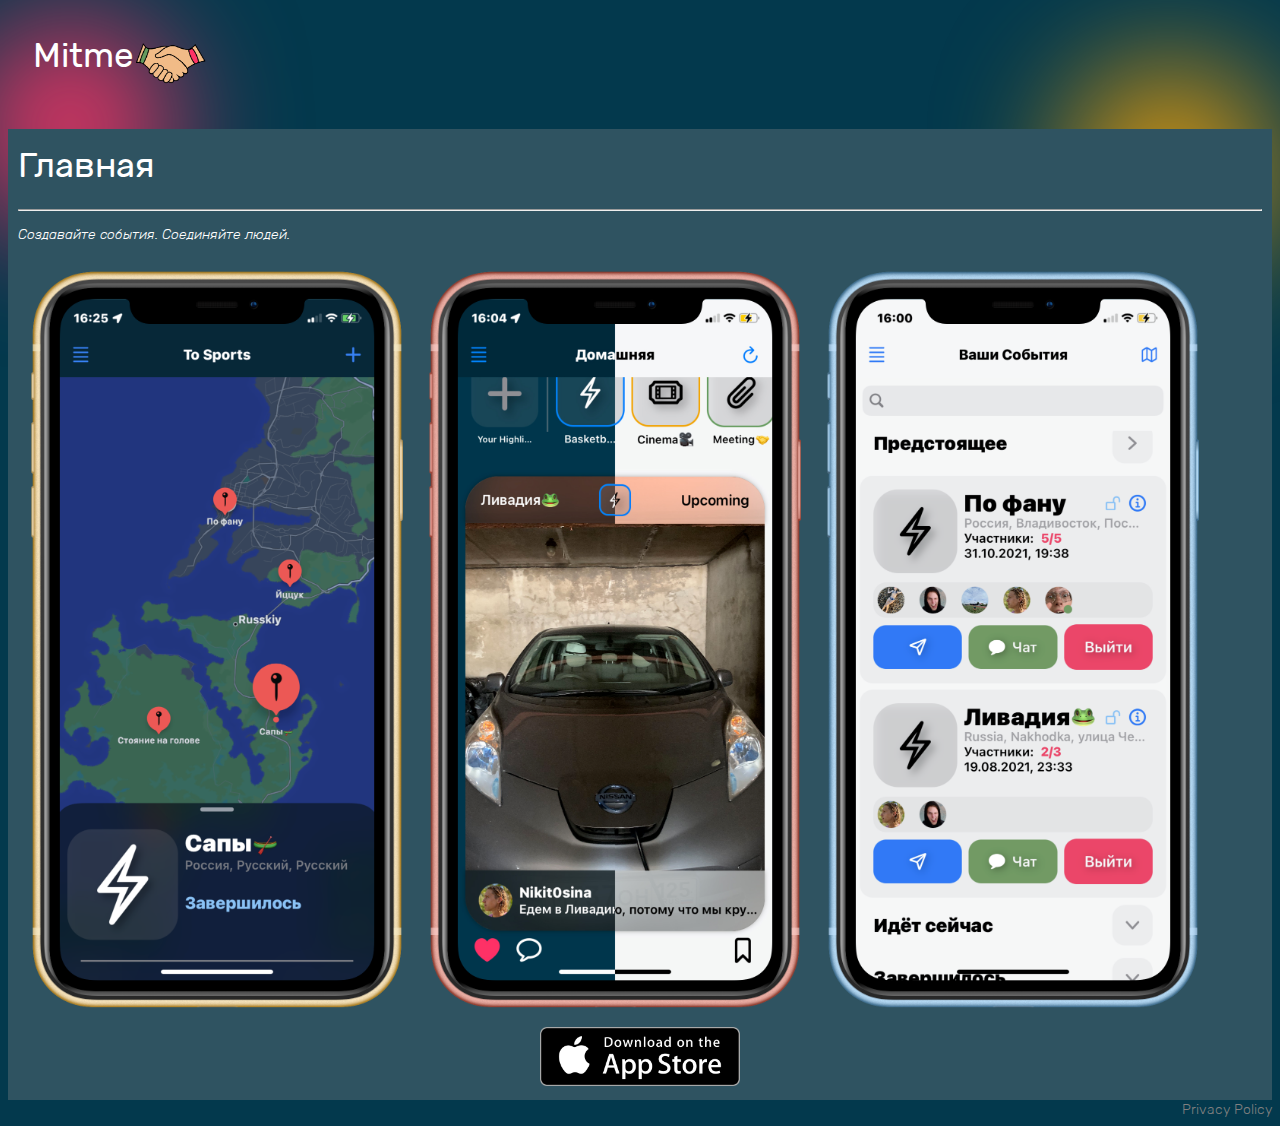
<file: index.html>
<!doctype html>
<html>
  <head>
    <meta charset="UTF-8">
    <link href="https://cdn.jsdelivr.net/npm/bootstrap@5.0.2/dist/css/bootstrap.min.css" rel="stylesheet" integrity="sha384-EVSTQN3/azprG1Anm3QDgpJLIm9Nao0Yz1ztcQTwFspd3yD65VohhpuuCOmLASjC" crossorigin="anonymous">
    <link rel="stylesheet" href="style.css">
    <title>Mitme</title>
  </head>
  <body>
    <span class="dot" style="background-color: #FF3366; left: -30px;"></span>
    <span class="dot" style="background-color: #F1A208; right: 10px; top: 70px"></span>
    <div class="hstack gap-3 head">
      <div><h1>Mitme</h1></div>
      <div><img class="square" src="images/icon_transparent.PNG"></div>
    </div>

    <div class="vstack gap-2 content-section">
      <div class="content">
        <h1>Главная</h1>
        <hr>
        <p style="font-family: RubikLightItalic;">Создавайте события. Соединяйте людей.</з>
        <div class="hstack gap-2" style="max-width: 32%">
          <img src="images/Screenshot0.PNG">
          <img src="images/Screenshot1.PNG">
          <img src="images/Screenshot2.PNG">
        </div>
        <div style="max-width: 200px; margin: 0 auto;">
          <img src="images/GetOnAppstore.PNG">
        </div>
      </div>
    </div>
  </body>
  <footer>
    <div style="text-align: right;">
      <a href="privacy.html" style="color: gray !important; text-decoration: none;">Privacy Policy</a>
    </div>
  </footer>
</html>
</file>
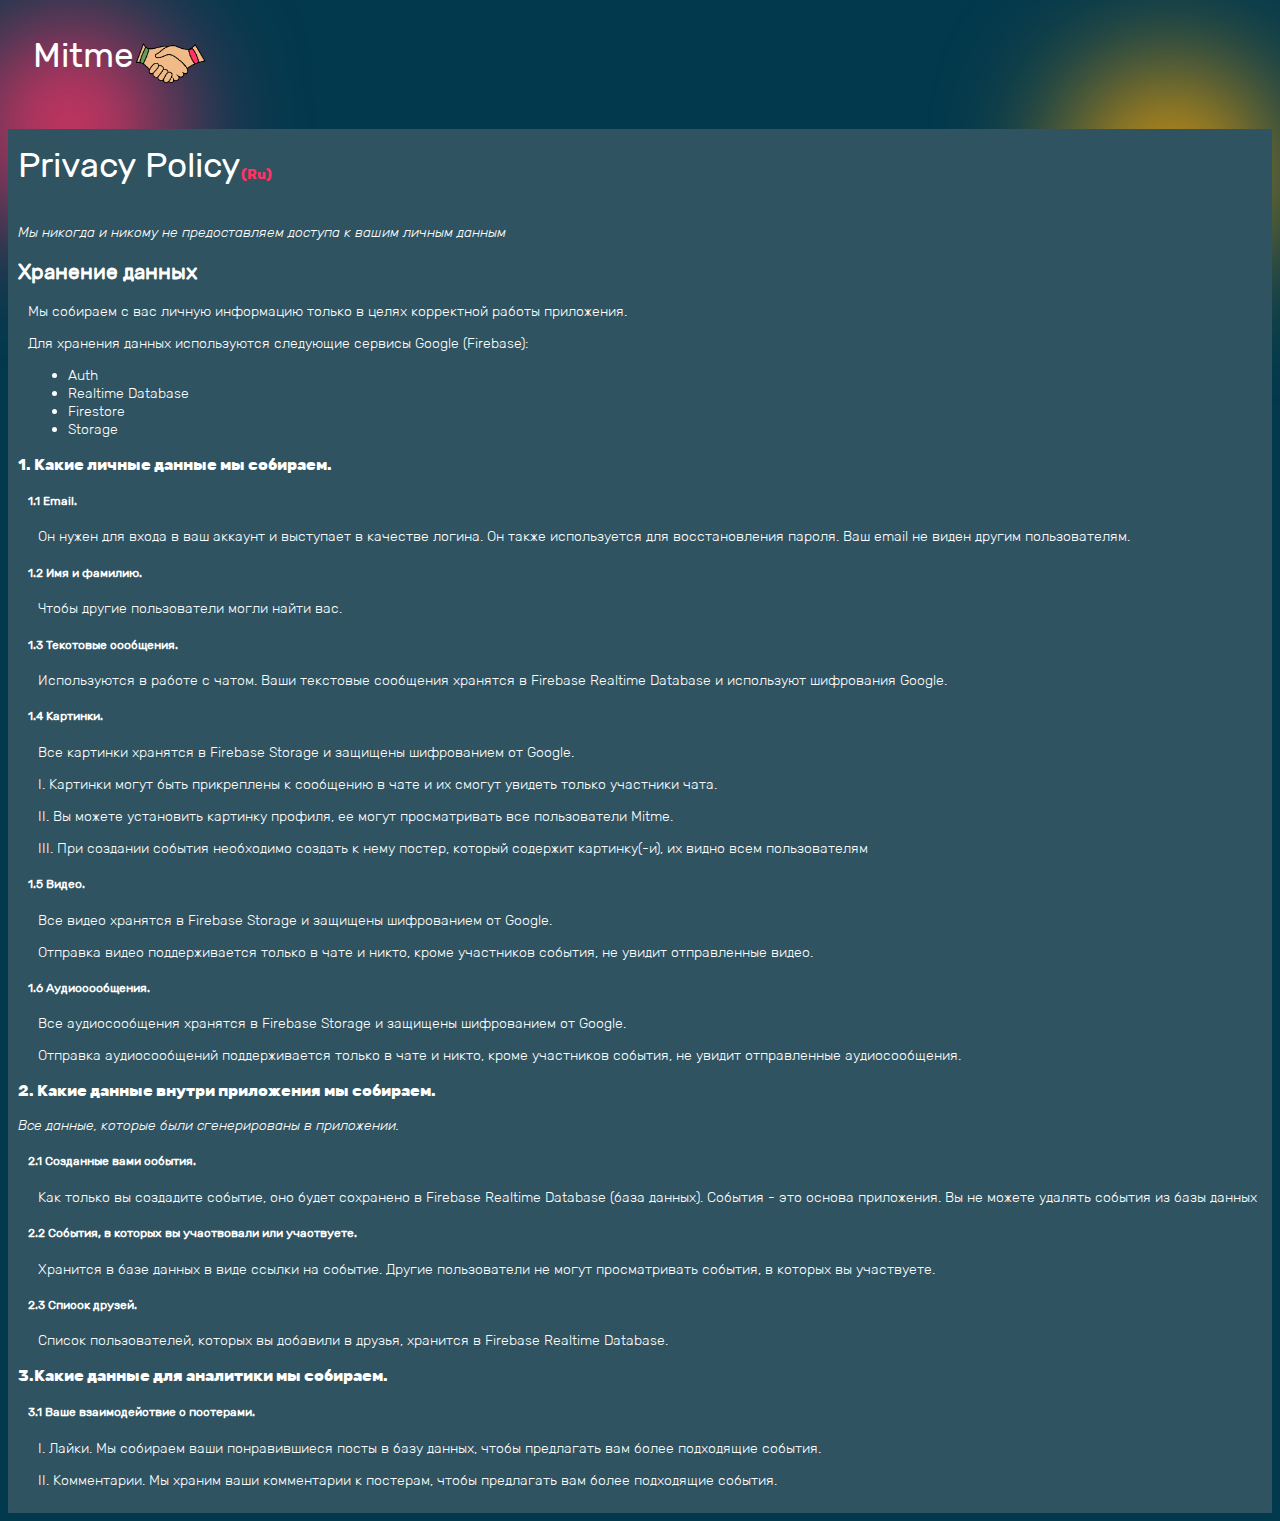
<file: privacy.html>
<!doctype html>
<html>
  <head>
    <meta charset="UTF-8">
    <link href="https://cdn.jsdelivr.net/npm/bootstrap@5.0.2/dist/css/bootstrap.min.css" rel="stylesheet" integrity="sha384-EVSTQN3/azprG1Anm3QDgpJLIm9Nao0Yz1ztcQTwFspd3yD65VohhpuuCOmLASjC" crossorigin="anonymous">
    <link rel="stylesheet" href="style.css">
    <title>Mitme</title>
  </head>
  <body>
    <span class="dot" style="background-color: #FF3366; left: -30px;"></span>
    <span class="dot" style="background-color: #F1A208; right: 10px; top: 70px"></span>
    <div class="hstack gap-3 head">
      <div><h1>Mitme</h1></div>
      <div><img class="square" src="images/icon_transparent.PNG"></div>
    </div>

    <div class="vstack gap-2 content-section">
      <div class="content">
        <div class="hstack gap-2">
          <h1>Privacy Policy</h1>
          <p style="color: #FF3366; font-family: 'RubikBold'">(Ru)</p>
        </div>
        <p style="font-family: RubikLightItalic;">Мы никогда и никому не предоставляем доступа к вашим личным данным</p>
        
        <h2>Хранение данных</h2>
        <div class="paragraph">
          <p>Мы собираем с вас личную информацию только в целях корректной работы приложения.</p>
          <p>Для хранения данных используются следующие сервисы Google (Firebase):</p>
          <ul>
            <li>Auth</li>
            <li>Realtime Database</li>
            <li>Firestore</li>
            <li>Storage</li>
          </ul>
        </div>

        <h3>1. Какие личные данные мы собираем.</h3>
        <h5 class="paragraph">1.1 Email.</h5>
        <p class="paragraph-2">Он нужен для входа в ваш аккаунт и выступает в качестве логина. Он также используется для восстановления пароля. Ваш email не виден другим пользователям.</p>
        
        <h5 class="paragraph">1.2 Имя и фамилию.</h5>
        <p class="paragraph-2">Чтобы другие пользователи могли найти вас.</p>

        <h5 class="paragraph">1.3 Текстовые сообщения.</h5>
        <p class="paragraph-2">Используются в работе с чатом. Ваши текстовые сообщения хранятся в Firebase Realtime Database и используют шифрования Google.</p>

        <h5 class="paragraph">1.4 Картинки.</h5>
        <p class="paragraph-2">Все картинки хранятся в Firebase Storage и защищены шифрованием от Google.
        <p class="paragraph-2">I. Картинки могут быть прикреплены к сообщению в чате и их смогут увидеть только участники чата.</p>
        <p class="paragraph-2">II. Вы можете установить картинку профиля, ее могут просматривать все пользователи Mitme.</p>
        <p class="paragraph-2">III. При создании события необходимо создать к нему постер, который содержит картинку(-и), их видно всем пользователям</p>

        <h5 class="paragraph">1.5 Видео.</h5>
        <p class="paragraph-2">Все видео хранятся в Firebase Storage и защищены шифрованием от Google.</p>
        <p class="paragraph-2">Отправка видео поддерживается только в чате и никто, кроме участников события, не увидит отправленные видео.</p>

        <h5 class="paragraph">1.6 Аудиосообщения.</h5>
        <p class="paragraph-2">Все аудиосообщения хранятся в Firebase Storage и защищены шифрованием от Google.</p>
        <p class="paragraph-2">Отправка аудиосообщений поддерживается только в чате и никто, кроме участников события, не увидит отправленные аудиосообщения.</p>

        <h3>2. Какие данные внутри приложения мы собираем.</h3>
        <p style="font-family: RubikLightItalic;">Все данные, которые были сгенерированы в приложении.</p>

        <h5 class="paragraph">2.1 Созданные вами события.</h5>
        <p class="paragraph-2">Как только вы создадите событие, оно будет сохранено в Firebase Realtime Database (база данных). События - это основа приложения. Вы не можете удалять события из базы данных</p>

        <h5 class="paragraph">2.2 События, в которых вы участвовали или участвуете.</h5>
        <p class="paragraph-2">Хранится в базе данных в виде ссылки на событие. Другие пользователи не могут просматривать события, в которых вы участвуете.</p>

        <h5 class="paragraph">2.3 Список друзей.</h5>
        <p class="paragraph-2">Список пользователей, которых вы добавили в друзья, хранится в Firebase Realtime Database.</p>

        <h3>3.Какие данные для аналитики мы собираем.</h3>

        <h5 class="paragraph">3.1 Ваше взаимодействие с постерами.</h5>
        <p class="paragraph-2">I. Лайки. Мы собираем ваши понравившиеся посты в базу данных, чтобы предлагать вам более подходящие события.</p>
        <p class="paragraph-2">II. Комментарии. Мы храним ваши комментарии к постерам, чтобы предлагать вам более подходящие события.</p>
      </div>
    </div>
  </body>
</html>
</file>
<file: style.css>
/* Applies to the entire body of the HTML document (except where overridden by more specific
selectors). */
@font-face {
  font-family: 'RubikLightItalic';
  src: url('Fonts/Rubik-LightItalic.ttf');
}

@font-face {
  font-family: 'RubikLight';
  src: url('Fonts/Rubik-Light.ttf');
}

@font-face {
  font-family: 'RubikRegular';
  src: url('Fonts/Rubik-Regular.ttf');
}

@font-face {
  font-family: 'RubikBold';
  src: url('Fonts/Rubik-Bold.ttf');
}

body {
  background-color: #03394D; 
  color: white;
  font-family: 'RubikLight' !important;
  font-size: 14px;
}

.head {
  margin: 25px;
}

/* Applies to all <h1>...</h1> elements. */
h1 {
  font-size: 35px;
  font-family: 'RubikRegular';
  font-weight: normal;
  margin-top: 5px;
}

h2 {
  font-family: 'RubikRegular';
}

h3 {
  font-family: 'RubikBold';
}

h5 {
  font-family: 'RubikRegular';
}

img {
    max-width: 100%;
    max-height: 100%;
}

.square {
    height: 75px;
    width: 75px;
}

.hstack {
  display: flex;
  flex-direction: row;
  align-items: center;
  align-self: stretch;
}

.vstack {
  display: flex;
  flex: 1 1 auto;
  flex-direction: column;
  align-self: stretch;
}

.content-section {
  background-color: #2F5361;
}

.content {
  padding: 10px;
}

.paragraph {
  padding-left: 10px;
}

.paragraph-2 {
  padding-left: 20px;
}

.dot {
  position: absolute;
  height: 200px;
  width: 200px;
  border-radius: 50%;
  filter: blur(65px); 
  z-index: -2; 
}

/* Applies to all elements with <... class="someclass"> specified. */
.someclass { color: red; }

/* Applies to the element with <... id="someid"> specified. */
#someid { color: green; }
</file>
